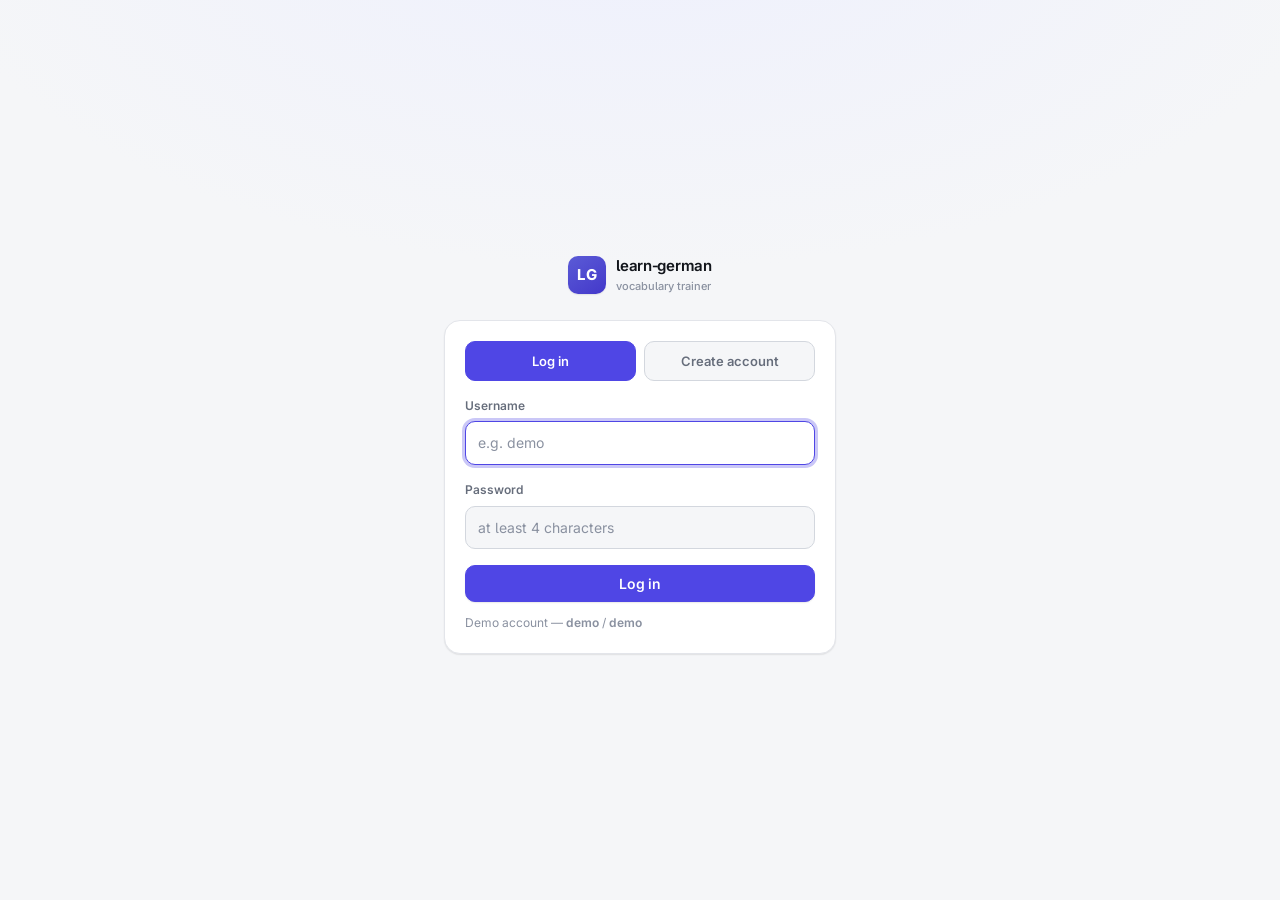
<file: frontend/index.html>
<!doctype html>
<html lang="en">
<head>
  <meta charset="utf-8" />
  <meta name="viewport" content="width=device-width, initial-scale=1, maximum-scale=1, viewport-fit=cover" />
  <meta name="color-scheme" content="light dark" />
  <meta name="theme-color" content="#f5f6f8" media="(prefers-color-scheme: light)" />
  <meta name="theme-color" content="#0b0d11" media="(prefers-color-scheme: dark)" />
  <meta name="description" content="learn-german — an adaptive spaced-repetition vocabulary trainer." />
  <title>learn-german</title>

  <link rel="preconnect" href="https://fonts.googleapis.com" />
  <link rel="preconnect" href="https://fonts.gstatic.com" crossorigin />
  <link rel="stylesheet" href="app.css" />
  <link rel="icon" href="data:image/svg+xml,%3Csvg xmlns='http://www.w3.org/2000/svg' viewBox='0 0 32 32'%3E%3Crect width='32' height='32' rx='8' fill='%234f46e5'/%3E%3Ctext x='16' y='23' font-size='15' font-family='system-ui,sans-serif' font-weight='700' fill='white' text-anchor='middle'%3ELG%3C/text%3E%3C/svg%3E" />

  <style>
    /* first-paint boot state — before app.js swaps the body */
    .boot { min-height:100dvh; display:grid; place-items:center; gap:14px; }
    .boot .logo {
      width:44px; height:44px; border-radius:13px; display:grid; place-items:center;
      color:#fff; font:700 16px/1 system-ui,sans-serif; letter-spacing:.02em;
      background:linear-gradient(145deg,#5b5bd6,#4338ca);
      animation:boot-pulse 1.4s ease-in-out infinite;
    }
    @keyframes boot-pulse { 0%,100% { opacity:.55; transform:scale(.96); } 50% { opacity:1; transform:scale(1); } }
    .boot p { color:#8a91a0; font:500 13px/1 system-ui,sans-serif; }
    @media (prefers-reduced-motion: reduce) { .boot .logo { animation:none; } }
  </style>
</head>
<body>
  <div class="boot">
    <div class="logo">LG</div>
    <p>learn-german</p>
  </div>
  <noscript><p style="text-align:center;font:14px system-ui;padding:2rem">This app needs JavaScript enabled.</p></noscript>
  <script src="app.js"></script>
</body>
</html>
</file>
<file: frontend/app.css>
/* ============================================================================
   learn-german — application UI
   A small, deliberate design system. No build step, no framework.
   ─ tokens ─ base ─ shell ─ components ─ motion ─ utilities ─ views ─ responsive
   ========================================================================== */

@import url("https://fonts.googleapis.com/css2?family=Inter:opsz,wght@14..32,400..700&display=swap");

/* ── tokens ──────────────────────────────────────────────────────────────── */
:root {
  color-scheme: light;

  /* neutral ramp */
  --n0:#ffffff;  --n25:#fbfcfd; --n50:#f5f6f8; --n100:#eceef2; --n150:#e3e5ea;
  --n200:#d3d7de; --n300:#b7bcc6; --n400:#8a91a0; --n500:#666d7b; --n600:#4a505c;
  --n700:#343943; --n800:#1f232b; --n900:#12151b;

  /* accent ramp (indigo) */
  --a50:#eef0fd; --a100:#dfe1fb; --a200:#c3c6f7; --a300:#9ea3f0; --a400:#7a7ee8;
  --a500:#5b5bd6; --a600:#4f46e5; --a700:#4338ca; --a800:#372f9e;

  /* status */
  --ok:#0f7a3d; --ok-bg:#e8f6ec; --warn:#a65a12; --warn-bg:#fcf1e0;
  --bad:#c0362c; --bad-bg:#fdecea;

  /* semantic surfaces / text */
  --bg:var(--n50); --bg-2:var(--n25);
  --panel:var(--n0); --panel-2:var(--n50); --panel-3:var(--n100);
  --fg:var(--n900); --fg-2:var(--n600); --fg-3:var(--n500); --fg-4:var(--n400);
  --line:var(--n150); --line-2:var(--n200); --line-strong:var(--n300);
  --accent:var(--a600); --accent-hi:var(--a500); --accent-bg:var(--a50);
  --on-accent:#ffffff;
  --ring:0 0 0 3px color-mix(in srgb, var(--accent) 30%, transparent);

  /* elevation */
  --e1:0 1px 2px rgba(15,18,25,.05), 0 1px 1px rgba(15,18,25,.04);
  --e2:0 4px 12px rgba(15,18,25,.06), 0 2px 4px rgba(15,18,25,.04);
  --e3:0 12px 32px rgba(15,18,25,.10), 0 4px 10px rgba(15,18,25,.05);
  --e4:0 28px 64px rgba(15,18,25,.18), 0 8px 24px rgba(15,18,25,.10);

  /* type — fluid, Inter */
  --font:"Inter","Inter var",-apple-system,BlinkMacSystemFont,"Segoe UI",Roboto,system-ui,sans-serif;
  --fs-11:.6875rem; --fs-12:.75rem; --fs-13:.8125rem; --fs-14:.875rem; --fs-15:.9375rem;
  --fs-16:1rem; --fs-18:clamp(1.05rem,.98rem + .35vw,1.2rem);
  --fs-22:clamp(1.3rem,1.15rem + .7vw,1.6rem);
  --fs-28:clamp(1.6rem,1.35rem + 1.2vw,2.1rem);
  --fs-40:clamp(2rem,1.5rem + 2.4vw,3rem);

  /* spacing (4pt) */
  --s1:4px; --s2:8px; --s3:12px; --s4:16px; --s5:20px; --s6:24px; --s7:32px; --s8:40px; --s9:56px;

  /* radius */
  --r1:8px; --r2:12px; --r3:16px; --r4:22px; --r-pill:999px;

  /* motion */
  --dur-1:.12s; --dur-2:.2s; --dur-3:.32s; --dur-4:.5s;
  --ease:cubic-bezier(.2,.7,.3,1); --ease-out:cubic-bezier(.16,1,.3,1);
  --ease-spring:cubic-bezier(.34,1.56,.64,1);

  --nav-w:244px;
}

@media (prefers-color-scheme: dark) {
  :root:not([data-theme="light"]) { color-scheme: dark; }
  :root:not([data-theme="light"]) {
    --bg:#0b0d11; --bg-2:#0e1116;
    --panel:#14171d; --panel-2:#191d24; --panel-3:#20242c;
    --fg:#edeff3; --fg-2:#a9afba; --fg-3:#868d99; --fg-4:#5f6673;
    --line:#242932; --line-2:#2f3540; --line-strong:#3c434f;
    --accent:#7c78f0; --accent-hi:#928ef5; --accent-bg:#1c1b31; --on-accent:#ffffff;
    --ok:#4ade80; --ok-bg:#12271b; --warn:#fbbf24; --warn-bg:#2a2011; --bad:#f87171; --bad-bg:#2b1616;
    --e1:0 1px 2px rgba(0,0,0,.5);
    --e2:0 6px 18px rgba(0,0,0,.45), 0 2px 6px rgba(0,0,0,.35);
    --e3:0 16px 40px rgba(0,0,0,.55), 0 6px 16px rgba(0,0,0,.4);
    --e4:0 32px 72px rgba(0,0,0,.65), 0 10px 28px rgba(0,0,0,.5);
    --ring:0 0 0 3px color-mix(in srgb, var(--accent) 40%, transparent);
  }
}
:root[data-theme="dark"] {
  color-scheme: dark;
  --bg:#0b0d11; --bg-2:#0e1116;
  --panel:#14171d; --panel-2:#191d24; --panel-3:#20242c;
  --fg:#edeff3; --fg-2:#a9afba; --fg-3:#868d99; --fg-4:#5f6673;
  --line:#242932; --line-2:#2f3540; --line-strong:#3c434f;
  --accent:#7c78f0; --accent-hi:#928ef5; --accent-bg:#1c1b31; --on-accent:#ffffff;
  --ok:#4ade80; --ok-bg:#12271b; --warn:#fbbf24; --warn-bg:#2a2011; --bad:#f87171; --bad-bg:#2b1616;
  --e1:0 1px 2px rgba(0,0,0,.5);
  --e2:0 6px 18px rgba(0,0,0,.45), 0 2px 6px rgba(0,0,0,.35);
  --e3:0 16px 40px rgba(0,0,0,.55), 0 6px 16px rgba(0,0,0,.4);
  --e4:0 32px 72px rgba(0,0,0,.65), 0 10px 28px rgba(0,0,0,.5);
  --ring:0 0 0 3px color-mix(in srgb, var(--accent) 40%, transparent);
}

/* ── base ────────────────────────────────────────────────────────────────── */
*,*::before,*::after { box-sizing:border-box; }
html,body { height:100%; margin:0; }
body {
  font-family:var(--font); font-size:var(--fs-15); line-height:1.55; color:var(--fg);
  background:var(--bg); overflow:hidden;
  -webkit-font-smoothing:antialiased; text-rendering:optimizeLegibility;
  font-feature-settings:"cv05" 1,"cv08" 1,"ss03" 1; font-optical-sizing:auto;
}
h1,h2,h3,h4 { margin:0; font-weight:640; letter-spacing:-.014em; color:var(--fg); }
h2 { font-size:var(--fs-22); letter-spacing:-.02em; }
p { margin:0; }
a { color:var(--accent); text-decoration:none; transition:color var(--dur-1); }
a:hover { color:var(--accent-hi); }
b,strong { font-weight:620; }
small { font-size:var(--fs-12); }
button { font-family:inherit; }
::selection { background:color-mix(in srgb,var(--accent) 24%,transparent); }
:focus-visible { outline:none; box-shadow:var(--ring); border-radius:6px; }

/* scrollbars */
* { scrollbar-width:thin; scrollbar-color:var(--line-strong) transparent; }
*::-webkit-scrollbar { width:10px; height:10px; }
*::-webkit-scrollbar-thumb { background:var(--line-strong); border-radius:var(--r-pill); border:3px solid transparent; background-clip:content-box; }
*::-webkit-scrollbar-thumb:hover { background:var(--fg-4); background-clip:content-box; }

@media (prefers-reduced-motion: reduce) {
  *,*::before,*::after { animation-duration:.001ms !important; animation-iteration-count:1 !important; transition-duration:.001ms !important; }
}

/* ── shell ───────────────────────────────────────────────────────────────── */
.app { display:grid; grid-template-columns:var(--nav-w) 1fr; height:100dvh; background:var(--bg); }

.sidebar {
  display:flex; flex-direction:column; gap:var(--s1); padding:var(--s5) var(--s3);
  background:var(--panel); border-right:1px solid var(--line); min-width:0;
}
.brand { display:flex; align-items:center; gap:10px; padding:var(--s2) var(--s2) var(--s4); }
.brand .logo {
  width:32px; height:32px; flex:none; border-radius:10px; display:grid; place-items:center;
  color:#fff; font-weight:750; font-size:13px; letter-spacing:.02em;
  background:linear-gradient(145deg,var(--a500),var(--a700)); box-shadow:var(--e1);
}
.brand b { font-size:var(--fs-15); letter-spacing:-.02em; }
.brand small { display:block; color:var(--fg-4); font-size:var(--fs-11); font-weight:500; letter-spacing:0; margin-top:1px; }

.nav { display:flex; flex-direction:column; gap:2px; }
.nav a {
  position:relative; display:flex; align-items:center; gap:11px;
  padding:9px 11px; border-radius:10px; color:var(--fg-3); font-weight:530;
  transition:background var(--dur-1), color var(--dur-1);
}
.nav a svg { width:18px; height:18px; flex:none; opacity:.9; }
.nav a:hover { background:var(--panel-2); color:var(--fg); }
.nav a.on { background:var(--accent-bg); color:var(--accent); font-weight:600; }
.nav a.on::before {
  content:""; position:absolute; left:-11px; top:9px; bottom:9px; width:3px;
  border-radius:0 3px 3px 0; background:var(--accent);
}
.sidebar .spacer { flex:1; }

.usercard {
  display:flex; align-items:center; gap:10px; padding:9px 10px; border-radius:12px;
  border:1px solid var(--line); background:var(--panel-2); cursor:pointer;
  transition:border-color var(--dur-1), background var(--dur-1);
}
.usercard:hover { border-color:var(--line-strong); background:var(--panel-3); }
.avatar {
  width:28px; height:28px; flex:none; border-radius:50%; display:grid; place-items:center;
  background:linear-gradient(145deg,var(--accent),var(--accent-hi)); color:var(--on-accent);
  font-weight:680; font-size:var(--fs-12); text-transform:uppercase;
}
.usercard .who { min-width:0; }
.usercard .who b { display:block; font-size:var(--fs-13); white-space:nowrap; overflow:hidden; text-overflow:ellipsis; }
.usercard .who span { font-size:var(--fs-11); color:var(--fg-4); text-transform:capitalize; }

.main { min-width:0; overflow-y:auto; scrollbar-gutter:stable; background:var(--bg); }
.topbar {
  position:sticky; top:0; z-index:10; display:flex; align-items:center; gap:var(--s3);
  padding:var(--s4) var(--s7); min-height:60px;
  background:color-mix(in srgb,var(--bg) 78%,transparent);
  backdrop-filter:saturate(180%) blur(12px); -webkit-backdrop-filter:saturate(180%) blur(12px);
  border-bottom:1px solid transparent; transition:border-color var(--dur-2);
}
.main.scrolled .topbar { border-bottom-color:var(--line); }
.topbar h1 { font-size:var(--fs-16); font-weight:620; letter-spacing:-.01em; }
.topbar .sp { flex:1; }

.view { max-width:940px; margin:0 auto; padding:var(--s6) var(--s7) var(--s9); }
.view.narrow { max-width:580px; }
.view > * { animation:rise var(--dur-3) var(--ease-out) both; }
.view > *:nth-child(2) { animation-delay:.03s; }
.view > *:nth-child(3) { animation-delay:.06s; }
.view > *:nth-child(4) { animation-delay:.09s; }
.view > *:nth-child(5) { animation-delay:.12s; }
.view > *:nth-child(n+6) { animation-delay:.15s; }

/* ── components ──────────────────────────────────────────────────────────── */
.btn {
  --b:var(--accent);
  display:inline-flex; align-items:center; justify-content:center; gap:7px;
  font-size:var(--fs-14); font-weight:580; letter-spacing:-.005em;
  padding:9px 16px; border:1px solid var(--b); border-radius:10px;
  background:var(--b); color:var(--on-accent); cursor:pointer; white-space:nowrap;
  transition:transform var(--dur-1) var(--ease), filter var(--dur-1), box-shadow var(--dur-1), background var(--dur-1), border-color var(--dur-1);
  box-shadow:var(--e1);
}
.btn:hover:not(:disabled) { filter:brightness(1.07); box-shadow:var(--e2); }
.btn:active:not(:disabled) { transform:translateY(1px) scale(.995); box-shadow:var(--e1); }
.btn:disabled { opacity:.5; cursor:not-allowed; box-shadow:none; }
.btn.ghost { background:var(--panel); color:var(--fg); border-color:var(--line-2); box-shadow:var(--e1); }
.btn.ghost:hover:not(:disabled) { background:var(--panel-2); filter:none; border-color:var(--line-strong); }
.btn.danger { --b:var(--bad); }
.btn.subtle { background:transparent; color:var(--fg-2); border-color:transparent; box-shadow:none; }
.btn.subtle:hover:not(:disabled) { background:var(--panel-2); color:var(--fg); filter:none; }
.btn.sm { font-size:var(--fs-13); padding:6px 11px; border-radius:8px; }
.btn.lg { font-size:var(--fs-15); padding:12px 20px; border-radius:12px; }
.btn.block { width:100%; }
.btn.is-loading { color:transparent !important; pointer-events:none; position:relative; }
.btn.is-loading::after {
  content:""; position:absolute; width:15px; height:15px; border-radius:50%;
  border:2px solid color-mix(in srgb,var(--on-accent) 40%,transparent); border-top-color:var(--on-accent);
  animation:spin .6s linear infinite;
}
.btn.ghost.is-loading::after { border-color:color-mix(in srgb,var(--fg) 25%,transparent); border-top-color:var(--fg); }

.icon-btn {
  width:34px; height:34px; flex:none; display:grid; place-items:center; border-radius:9px;
  border:1px solid var(--line-2); background:var(--panel); color:var(--fg-3); cursor:pointer;
  transition:color var(--dur-1), background var(--dur-1), border-color var(--dur-1);
}
.icon-btn:hover { color:var(--fg); background:var(--panel-2); border-color:var(--line-strong); }
.icon-btn svg { width:17px; height:17px; }

.card {
  background:var(--panel); border:1px solid var(--line); border-radius:var(--r3);
  box-shadow:var(--e1); padding:var(--s5);
}
.card + .card { margin-top:var(--s4); }
.card-h { display:flex; align-items:center; gap:10px; margin-bottom:var(--s4); }
.card-h h3 { font-size:var(--fs-12); font-weight:640; text-transform:uppercase; letter-spacing:.07em; color:var(--fg-3); }
.card-h .sp { flex:1; }
.card-h a { font-size:var(--fs-12); font-weight:560; }

.field { display:block; margin-bottom:var(--s4); }
.field > span { display:block; font-size:var(--fs-12); font-weight:580; color:var(--fg-3); margin-bottom:6px; letter-spacing:-.005em; }
.input, .select {
  width:100%; font:inherit; font-size:var(--fs-14); color:var(--fg);
  padding:10px 12px; border:1px solid var(--line-2); border-radius:10px;
  background:var(--panel-2); transition:border-color var(--dur-1), background var(--dur-1), box-shadow var(--dur-1);
  appearance:none;
}
.select {
  background-image:url("data:image/svg+xml,%3Csvg xmlns='http://www.w3.org/2000/svg' width='12' height='12' viewBox='0 0 24 24' fill='none' stroke='%23888' stroke-width='2.5' stroke-linecap='round'%3E%3Cpath d='M6 9l6 6 6-6'/%3E%3C/svg%3E");
  background-repeat:no-repeat; background-position:right 12px center; padding-right:34px;
}
.input:focus, .select:focus { outline:none; border-color:var(--accent); background:var(--panel); box-shadow:var(--ring); }
.input::placeholder { color:var(--fg-4); }

.row { display:grid; grid-template-columns:1fr 1fr; gap:var(--s3); }
.grid3 { display:grid; grid-template-columns:repeat(3,1fr); gap:var(--s3); }

.chips { display:flex; gap:7px; flex-wrap:wrap; }
.chip {
  font:inherit; font-size:var(--fs-13); font-weight:530; padding:5px 12px; border-radius:var(--r-pill);
  border:1px solid var(--line-2); background:var(--panel); color:var(--fg-3); cursor:pointer;
  transition:color var(--dur-1), background var(--dur-1), border-color var(--dur-1), transform var(--dur-1);
}
.chip:hover { color:var(--fg); border-color:var(--line-strong); }
.chip.on { background:var(--accent); border-color:var(--accent); color:var(--on-accent); }

.badge {
  display:inline-block; font-size:var(--fs-11); font-weight:720; letter-spacing:.04em; line-height:1.5;
  padding:1px 6px; border-radius:6px; background:var(--accent-bg); color:var(--accent); text-transform:uppercase;
}
.badge.topic { background:var(--panel-3); color:var(--fg-3); }

.stat { background:var(--panel-2); border:1px solid var(--line); border-radius:var(--r2); padding:13px 14px; text-align:center; }
.stat b { display:block; font-size:var(--fs-22); font-weight:660; letter-spacing:-.03em; line-height:1.05; font-variant-numeric:tabular-nums; }
.stat span { font-size:var(--fs-11); color:var(--fg-4); text-transform:uppercase; letter-spacing:.05em; font-weight:560; }
.stat small { display:block; font-size:var(--fs-12); color:var(--fg-4); margin-top:2px; }

.skeleton {
  border-radius:10px; background:
    linear-gradient(90deg, var(--panel-2) 0%, var(--panel-3) 20%, var(--panel-2) 40%);
  background-size:200% 100%; animation:shimmer 1.4s ease-in-out infinite;
}

.empty { text-align:center; color:var(--fg-4); padding:var(--s8) var(--s4); }
.empty svg { width:34px; height:34px; opacity:.45; margin-bottom:var(--s2); }

.seg { display:inline-flex; background:var(--panel-2); border:1px solid var(--line); border-radius:var(--r-pill); padding:3px; }
.seg button {
  border:0; background:transparent; color:var(--fg-3); font:inherit; font-size:var(--fs-13); font-weight:580;
  padding:6px 14px; border-radius:var(--r-pill); cursor:pointer; transition:color var(--dur-1), background var(--dur-1);
}
.seg button.on { background:var(--accent); color:var(--on-accent); box-shadow:var(--e1); }

.bar { position:relative; height:7px; border-radius:var(--r-pill); background:var(--line); overflow:hidden; }
.bar > i { position:absolute; inset:0 auto 0 0; border-radius:var(--r-pill); transition:width var(--dur-3) var(--ease-out); }
.bar .seen { background:color-mix(in srgb,var(--accent) 32%,transparent); }
.bar .known { background:var(--accent); }

/* progress ring — drive with style="--p:73" (percent) and optionally --rc:var(--ok) */
.ring {
  --rc:var(--accent);
  width:8.5rem; height:8.5rem; border-radius:50%; margin:var(--s1) auto var(--s4);
  display:grid; place-items:center;
  background:conic-gradient(var(--rc) calc(var(--p,0) * 1%), var(--line) 0);
  animation:ring-in var(--dur-4) var(--ease-out) both;
}
.ring > span {
  width:6.7rem; height:6.7rem; border-radius:50%; background:var(--panel);
  display:grid; place-items:center; font-size:var(--fs-22); font-weight:700; font-variant-numeric:tabular-nums;
}

/* toasts */
.toast-wrap { position:fixed; top:16px; right:16px; z-index:100; display:flex; flex-direction:column; gap:8px; }
.toast {
  display:flex; align-items:center; gap:9px; max-width:340px;
  background:var(--panel); border:1px solid var(--line-2); border-left:3px solid var(--accent);
  border-radius:11px; box-shadow:var(--e3); padding:11px 14px; font-size:var(--fs-13);
  animation:toast-in var(--dur-3) var(--ease-spring) both;
}
.toast.out { animation:toast-out var(--dur-2) var(--ease) forwards; }
.toast.ok { border-left-color:var(--ok); }
.toast.bad { border-left-color:var(--bad); }
.toast::before {
  content:""; width:6px; height:6px; border-radius:50%; flex:none; background:var(--accent);
}
.toast.ok::before { background:var(--ok); } .toast.bad::before { background:var(--bad); }

/* drawer */
.drawer-bg { position:fixed; inset:0; z-index:60; background:rgba(8,10,14,.5); backdrop-filter:blur(2px); animation:fade var(--dur-2) both; }
.drawer {
  position:fixed; right:0; top:0; bottom:0; z-index:61; width:min(440px,92vw);
  background:var(--panel); border-left:1px solid var(--line-2); box-shadow:var(--e4);
  padding:var(--s6); overflow-y:auto; animation:slide-in var(--dur-3) var(--ease-out) both;
}
.drawer-top { display:flex; align-items:center; justify-content:space-between; margin-bottom:var(--s2); }
.drawer .big { font-size:var(--fs-28); font-weight:680; letter-spacing:-.025em; margin:6px 0 2px; }
.kv { display:grid; grid-template-columns:auto 1fr; gap:9px 18px; margin-top:var(--s5); font-size:var(--fs-13); }
.kv dt { color:var(--fg-4); }
.kv dd { margin:0; }

/* shortcuts overlay */
.kbd-help { position:fixed; inset:0; z-index:90; display:grid; place-items:center; background:rgba(8,10,14,.55); backdrop-filter:blur(3px); animation:fade var(--dur-2) both; }
.kbd-help .box { width:min(360px,92vw); background:var(--panel); border:1px solid var(--line-2); border-radius:var(--r3); box-shadow:var(--e4); padding:var(--s6); animation:rise var(--dur-3) var(--ease-out) both; }
.kbd-help h3 { font-size:var(--fs-14); margin-bottom:var(--s4); }
.kbd-help dl { display:grid; grid-template-columns:1fr auto; gap:10px 16px; margin:0; font-size:var(--fs-13); }
.kbd-help dt { color:var(--fg-2); }
kbd {
  font:inherit; font-size:var(--fs-12); padding:2px 7px; border-radius:6px; border:1px solid var(--line-2);
  border-bottom-width:2px; background:var(--panel-2); color:var(--fg-2); min-width:22px; display:inline-block; text-align:center;
}

/* ── motion ──────────────────────────────────────────────────────────────── */
@keyframes rise { from { opacity:0; transform:translateY(8px); } }
@keyframes fade { from { opacity:0; } }
@keyframes spin { to { transform:rotate(360deg); } }
@keyframes shimmer { to { background-position:-200% 0; } }
@keyframes pop { from { transform:scale(.96); opacity:.4; } }
@keyframes ring-in { from { opacity:0; transform:scale(.92); } }
@keyframes toast-in { from { opacity:0; transform:translateX(16px) scale(.96); } }
@keyframes toast-out { to { opacity:0; transform:translateX(16px); } }
@keyframes slide-in { from { transform:translateX(24px); opacity:.3; } }
@keyframes bar-grow { from { transform:scaleY(.001); } }
@keyframes chip-pop { 40% { transform:scale(1.12); } }

/* ── utilities ───────────────────────────────────────────────────────────── */
.mt-1 { margin-top:var(--s1); } .mt-2 { margin-top:var(--s2); } .mt-3 { margin-top:var(--s3); }
.mt-4 { margin-top:var(--s4); } .mt-5 { margin-top:var(--s5); }
.mb-2 { margin-bottom:var(--s2); } .mb-3 { margin-bottom:var(--s3); }
.muted { color:var(--fg-3); font-size:var(--fs-13); }
.mini { color:var(--fg-4); font-size:var(--fs-12); }
.err-text { color:var(--bad); font-size:var(--fs-13); }
.row-c { display:flex; align-items:center; gap:var(--s2); }
.center { text-align:center; }
.art { color:var(--accent); font-weight:580; }
.seg-full { display:flex; width:100%; }
.seg-full button { flex:1; }
[hidden] { display:none !important; }

/* ── view: login gate ────────────────────────────────────────────────────── */
.gate { min-height:100dvh; display:grid; place-items:center; padding:var(--s5); background:radial-gradient(1200px 600px at 50% -10%, var(--accent-bg), var(--bg) 60%); }
.gate .box { width:100%; max-width:392px; animation:rise var(--dur-4) var(--ease-out) both; }
.gate .brand { justify-content:center; padding-bottom:var(--s6); }
.gate .brand .logo { width:38px; height:38px; font-size:15px; }
.gate .tabs { display:flex; gap:8px; margin-bottom:var(--s4); }
.gate .tabs button {
  flex:1; font:inherit; font-size:var(--fs-13); font-weight:580; padding:9px; border-radius:10px; cursor:pointer;
  border:1px solid var(--line-2); background:var(--panel-2); color:var(--fg-3); transition:all var(--dur-1);
}
.gate .tabs button.on { background:var(--accent); border-color:var(--accent); color:var(--on-accent); }

/* ── view: home ──────────────────────────────────────────────────────────── */
.hero {
  position:relative; overflow:hidden; border-radius:var(--r4); padding:var(--s6);
  color:#fff; background:linear-gradient(135deg,var(--a600) 0%,var(--a500) 45%,var(--a400) 100%);
  box-shadow:var(--e2);
}
.hero::after {
  content:""; position:absolute; inset:-40% -10% auto auto; width:60%; aspect-ratio:1;
  background:radial-gradient(closest-side, rgba(255,255,255,.22), transparent);
}
.hero h2 { color:#fff; font-size:var(--fs-22); margin-bottom:4px; }
.hero p { margin:0 0 var(--s5); opacity:.92; font-size:var(--fs-14); max-width:44ch; }
.hero .btn { background:#fff; color:var(--a700); border-color:#fff; box-shadow:0 6px 20px rgba(0,0,0,.18); }
.hero .btn:hover:not(:disabled) { filter:none; background:#fff; }
.hero .hstats { display:flex; gap:var(--s7); margin-top:var(--s5); position:relative; }
.hero .hstats div b { display:block; font-size:var(--fs-22); font-weight:660; letter-spacing:-.03em; font-variant-numeric:tabular-nums; }
.hero .hstats div span { font-size:var(--fs-11); opacity:.85; text-transform:uppercase; letter-spacing:.05em; }

/* ── view: study deck ────────────────────────────────────────────────────── */
.deckhead { display:flex; justify-content:space-between; font-size:var(--fs-12); color:var(--fg-3); font-weight:560; margin-bottom:var(--s2); }
.stage { position:relative; height:22rem; margin:var(--s3) 0 var(--s5); touch-action:pan-y; }
.fcard {
  position:absolute; inset:0; border-radius:var(--r3); background:var(--panel);
  border:1px solid var(--line-2); box-shadow:var(--e2);
  display:flex; flex-direction:column; align-items:center; justify-content:center;
  text-align:center; padding:var(--s6); cursor:pointer; user-select:none;
  transition:transform var(--dur-2) var(--ease), opacity var(--dur-2) var(--ease), box-shadow var(--dur-2);
}
.fcard.peek { transform:scale(.94) translateY(16px); opacity:.5; box-shadow:none; z-index:1; cursor:default; }
.fcard.top { z-index:2; }
.fcard.top:hover { box-shadow:var(--e3); }
.fcard.enter { animation:pop var(--dur-2) var(--ease-out); }
.fcard .side { position:absolute; left:20px; top:16px; font-size:var(--fs-11); letter-spacing:.09em; text-transform:uppercase; color:var(--fg-4); font-weight:720; }
.fcard .tags { position:absolute; right:16px; top:14px; display:flex; gap:5px; }
.fcard .word { font-size:var(--fs-28); font-weight:680; letter-spacing:-.03em; }
.fcard .word .art { color:var(--accent); }
.fcard .gloss { font-size:var(--fs-22); font-weight:600; }
.fcard .sub { margin-top:8px; color:var(--fg-3); font-size:var(--fs-14); }
.fcard .ipa { margin-top:3px; color:var(--fg-4); font-style:italic; font-size:var(--fs-13); }
.fcard .revhint { position:absolute; bottom:16px; left:0; right:0; color:var(--fg-4); font-size:var(--fs-12); }
.stamp { position:absolute; top:22px; padding:3px 12px; border:3px solid; border-radius:10px; font-weight:800; letter-spacing:.08em; opacity:0; transition:opacity .08s; }
.stamp.yes { right:20px; color:var(--ok); border-color:var(--ok); transform:rotate(-12deg); }
.stamp.no { left:20px; color:var(--bad); border-color:var(--bad); transform:rotate(12deg); }
.rate { display:grid; grid-template-columns:1fr 1fr; gap:10px; }
.rate .flip { grid-column:1/-1; }
.rate .no { --b:var(--bad); background:var(--bad-bg); color:var(--bad); box-shadow:none; }
.rate .yes { --b:var(--ok); background:var(--ok-bg); color:var(--ok); box-shadow:none; }
.rate.locked .no, .rate.locked .yes { opacity:.35; pointer-events:none; }
#d-type .input { font-size:var(--fs-16); padding:12px 14px; }
.fb { margin-top:10px; padding:11px 13px; border-radius:10px; font-size:var(--fs-14); animation:rise var(--dur-2) var(--ease-out) both; }
.fb.ok { background:var(--ok-bg); color:var(--ok); }
.fb.bad { background:var(--bad-bg); color:var(--bad); }
.fbnote { margin-top:5px; font-weight:400; color:var(--fg); font-size:var(--fs-13); }
.echip { display:inline-block; font-size:var(--fs-11); font-weight:720; text-transform:uppercase; letter-spacing:.03em; padding:2px 7px; border-radius:var(--r-pill); margin-left:6px; background:var(--warn-bg); color:var(--warn); }

.sumcol { display:flex; gap:8px; justify-content:center; margin-bottom:var(--s4); }

/* ── view: practice ──────────────────────────────────────────────────────── */
.targets-strip { display:flex; gap:6px; flex-wrap:wrap; }
.targets-strip .chip { cursor:default; }
.targets-strip .chip.done { background:var(--ok-bg); color:var(--ok); border-color:color-mix(in srgb,var(--ok) 40%,transparent); animation:chip-pop var(--dur-3) var(--ease-spring); }
.chat { display:flex; flex-direction:column; gap:8px; height:min(52vh,440px); overflow-y:auto; padding-right:4px; margin-bottom:var(--s3); }
.msg { max-width:82%; padding:9px 13px; border-radius:15px; font-size:var(--fs-14); line-height:1.5; white-space:pre-wrap; word-break:break-word; animation:rise var(--dur-2) var(--ease-out) both; }
.msg.tutor { background:var(--panel-2); border:1px solid var(--line); align-self:flex-start; border-bottom-left-radius:5px; }
.msg.me { background:var(--accent); color:var(--on-accent); align-self:flex-end; border-bottom-right-radius:5px; }
.msg.typing { color:var(--fg-4); }
.msg.typing::after { content:"···"; letter-spacing:2px; animation:shimmer 1s linear infinite; }
.chat-input { display:flex; gap:8px; }
.chat-input .input { flex:1; }

/* ── view: browse ────────────────────────────────────────────────────────── */
.tablewrap { overflow-x:auto; border:1px solid var(--line); border-radius:var(--r2); box-shadow:var(--e1); }
table { width:100%; border-collapse:collapse; background:var(--panel); font-size:var(--fs-13); }
th,td { text-align:left; padding:10px 14px; border-bottom:1px solid var(--line); white-space:nowrap; }
td.en { white-space:normal; min-width:15rem; color:var(--fg-3); }
thead th { position:sticky; top:0; background:var(--panel-2); font-size:var(--fs-11); text-transform:uppercase; letter-spacing:.05em; color:var(--fg-4); font-weight:640; z-index:1; }
tbody tr:last-child td { border-bottom:0; }
tr.click { cursor:pointer; transition:background var(--dur-1); }
tr.click:hover td { background:var(--panel-2); }
.rank { color:var(--fg-4); font-variant-numeric:tabular-nums; }
.pager { display:flex; gap:10px; align-items:center; margin-top:var(--s4); color:var(--fg-3); font-size:var(--fs-13); }
.pager span { margin:0 auto; font-variant-numeric:tabular-nums; }

/* ── view: progress / dashboard ──────────────────────────────────────────── */
.kpis { display:grid; grid-template-columns:repeat(3,1fr); gap:var(--s3); }
.spark { display:flex; align-items:flex-end; gap:2px; height:72px; }
.spark > i { flex:1; min-width:0; background:var(--line); border-radius:3px 3px 0 0; display:flex; align-items:flex-end; transition:background var(--dur-1); transform-origin:bottom; animation:bar-grow var(--dur-3) var(--ease-out) both; }
.spark > i:nth-child(2n) { animation-delay:.02s; }
.spark > i.today { outline:1.5px solid var(--accent); outline-offset:1px; }
.spark > i > b { width:100%; background:var(--accent); border-radius:3px 3px 0 0; }
.spark > i:hover { background:var(--line-strong); }
.sparkcap { display:flex; justify-content:space-between; font-size:var(--fs-11); color:var(--fg-4); margin-top:7px; }
.lvlrow { display:grid; grid-template-columns:2.2rem minmax(0,1fr) auto; gap:10px; align-items:center; margin:7px 0; }
.lvlrow.wide { grid-template-columns:6.5rem minmax(0,1fr) auto; }
.lvlrow .nm { font-weight:680; font-size:var(--fs-12); color:var(--fg-3); min-width:0; overflow:hidden; text-overflow:ellipsis; white-space:nowrap; }
.lvlrow.wide .nm { text-transform:none; font-size:var(--fs-12); font-weight:560; }
.lvlrow .num { font-size:var(--fs-12); color:var(--fg-4); font-variant-numeric:tabular-nums; white-space:nowrap; }
.lvlrow .num b { color:var(--fg); }
.stack { display:flex; height:16px; border-radius:var(--r-pill); overflow:hidden; background:var(--line); }
.stack > i { transition:width var(--dur-3) var(--ease-out); }
.stack .l { background:color-mix(in srgb,var(--accent) 32%,transparent); }
.stack .y { background:color-mix(in srgb,var(--accent) 66%,transparent); }
.stack .m { background:var(--accent); }
.legend { display:flex; flex-wrap:wrap; gap:5px 16px; font-size:var(--fs-12); color:var(--fg-3); margin-top:10px; }
.legend i { display:inline-block; width:.7rem; height:.7rem; border-radius:3px; margin-right:5px; vertical-align:middle; background:var(--accent); }
.legend i.f { opacity:.32; }
.legend i.y { opacity:.66; }
.fc { display:flex; gap:6px; align-items:flex-end; height:82px; }
.fc > div { flex:1; display:flex; flex-direction:column; align-items:center; justify-content:flex-end; gap:4px; height:100%; }
.fc .fb2 { width:100%; background:var(--accent); border-radius:3px 3px 0 0; min-height:2px; transform-origin:bottom; animation:bar-grow var(--dur-3) var(--ease-out) both; }
.fc .fb2.over { background:var(--bad); }
.fc b { font-size:var(--fs-13); font-variant-numeric:tabular-nums; }
.fc span { font-size:var(--fs-11); color:var(--fg-4); text-align:center; line-height:1.15; }
.list { list-style:none; margin:0; padding:0; }
.list li { display:flex; gap:10px; align-items:baseline; padding:8px 2px; border-bottom:1px solid var(--line); font-size:var(--fs-13); }
.list li:last-child { border-bottom:0; }
.list .de { font-weight:620; }
.list .en2 { color:var(--fg-3); }
.list .meta { margin-left:auto; color:var(--fg-4); font-size:var(--fs-12); font-variant-numeric:tabular-nums; }

/* ── responsive ──────────────────────────────────────────────────────────── */
@media (max-width: 820px) {
  .app { grid-template-columns:1fr; }
  .sidebar {
    position:fixed; left:0; right:0; bottom:0; top:auto; z-index:40;
    flex-direction:row; gap:2px; padding:6px 8px calc(6px + env(safe-area-inset-bottom));
    border-right:0; border-top:1px solid var(--line); box-shadow:0 -4px 24px rgba(0,0,0,.08);
    background:color-mix(in srgb,var(--panel) 92%,transparent); backdrop-filter:blur(12px);
  }
  .brand, .sidebar .spacer, .usercard .who { display:none; }
  .nav { flex-direction:row; flex:1; justify-content:space-around; }
  .nav a { flex-direction:column; gap:3px; padding:6px 4px; font-size:var(--fs-11); font-weight:560; }
  .nav a.on::before { left:50%; top:auto; bottom:-6px; transform:translateX(-50%); width:20px; height:3px; border-radius:3px; }
  .nav a svg { width:20px; height:20px; }
  .usercard { border:0; background:transparent; padding:6px 8px; }
  .main { padding-bottom:calc(64px + env(safe-area-inset-bottom)); }
  .topbar { padding:var(--s3) var(--s4); }
  .view { padding:var(--s4) var(--s4) var(--s8); }
  .grid3, .kpis { grid-template-columns:repeat(2,1fr); }
  .hero .hstats { gap:var(--s5); }
}
@media (max-width: 420px) {
  .grid3, .kpis { grid-template-columns:1fr 1fr; }
  .row { grid-template-columns:1fr; }
}

/* ---- Coach view (agent showcase) ------------------------------------- */
.pill {
  display:inline-flex; align-items:center; padding:3px 10px; border-radius:var(--r-pill);
  font-size:var(--fs-12); font-weight:560; background:var(--accent-bg); color:var(--accent);
  border:1px solid color-mix(in srgb, var(--accent) 22%, transparent);
}
ol.steps { list-style:none; margin:var(--s2) 0 0; padding:0; display:flex; flex-direction:column; gap:6px; }
ol.steps li { display:flex; align-items:center; gap:10px; font-size:var(--fs-13); }
ol.steps code {
  font:var(--fs-13)/1.4 ui-monospace,SFMono-Regular,Menlo,monospace;
  background:var(--panel-3); padding:2px 7px; border-radius:6px; color:var(--fg);
}
ol.steps .stepn {
  flex:none; width:20px; height:20px; border-radius:50%; display:grid; place-items:center;
  background:var(--accent); color:var(--on-accent); font-size:var(--fs-11); font-weight:680;
}
ul.wl { list-style:none; margin:var(--s2) 0 0; padding:0; display:flex; flex-direction:column; }
ul.wl li {
  display:flex; justify-content:space-between; gap:12px; padding:7px 0;
  border-bottom:1px solid var(--line); font-size:var(--fs-13);
}
ul.wl li:last-child { border-bottom:0; }
ul.wl li span { color:var(--fg-3); text-align:right; }
</file>
